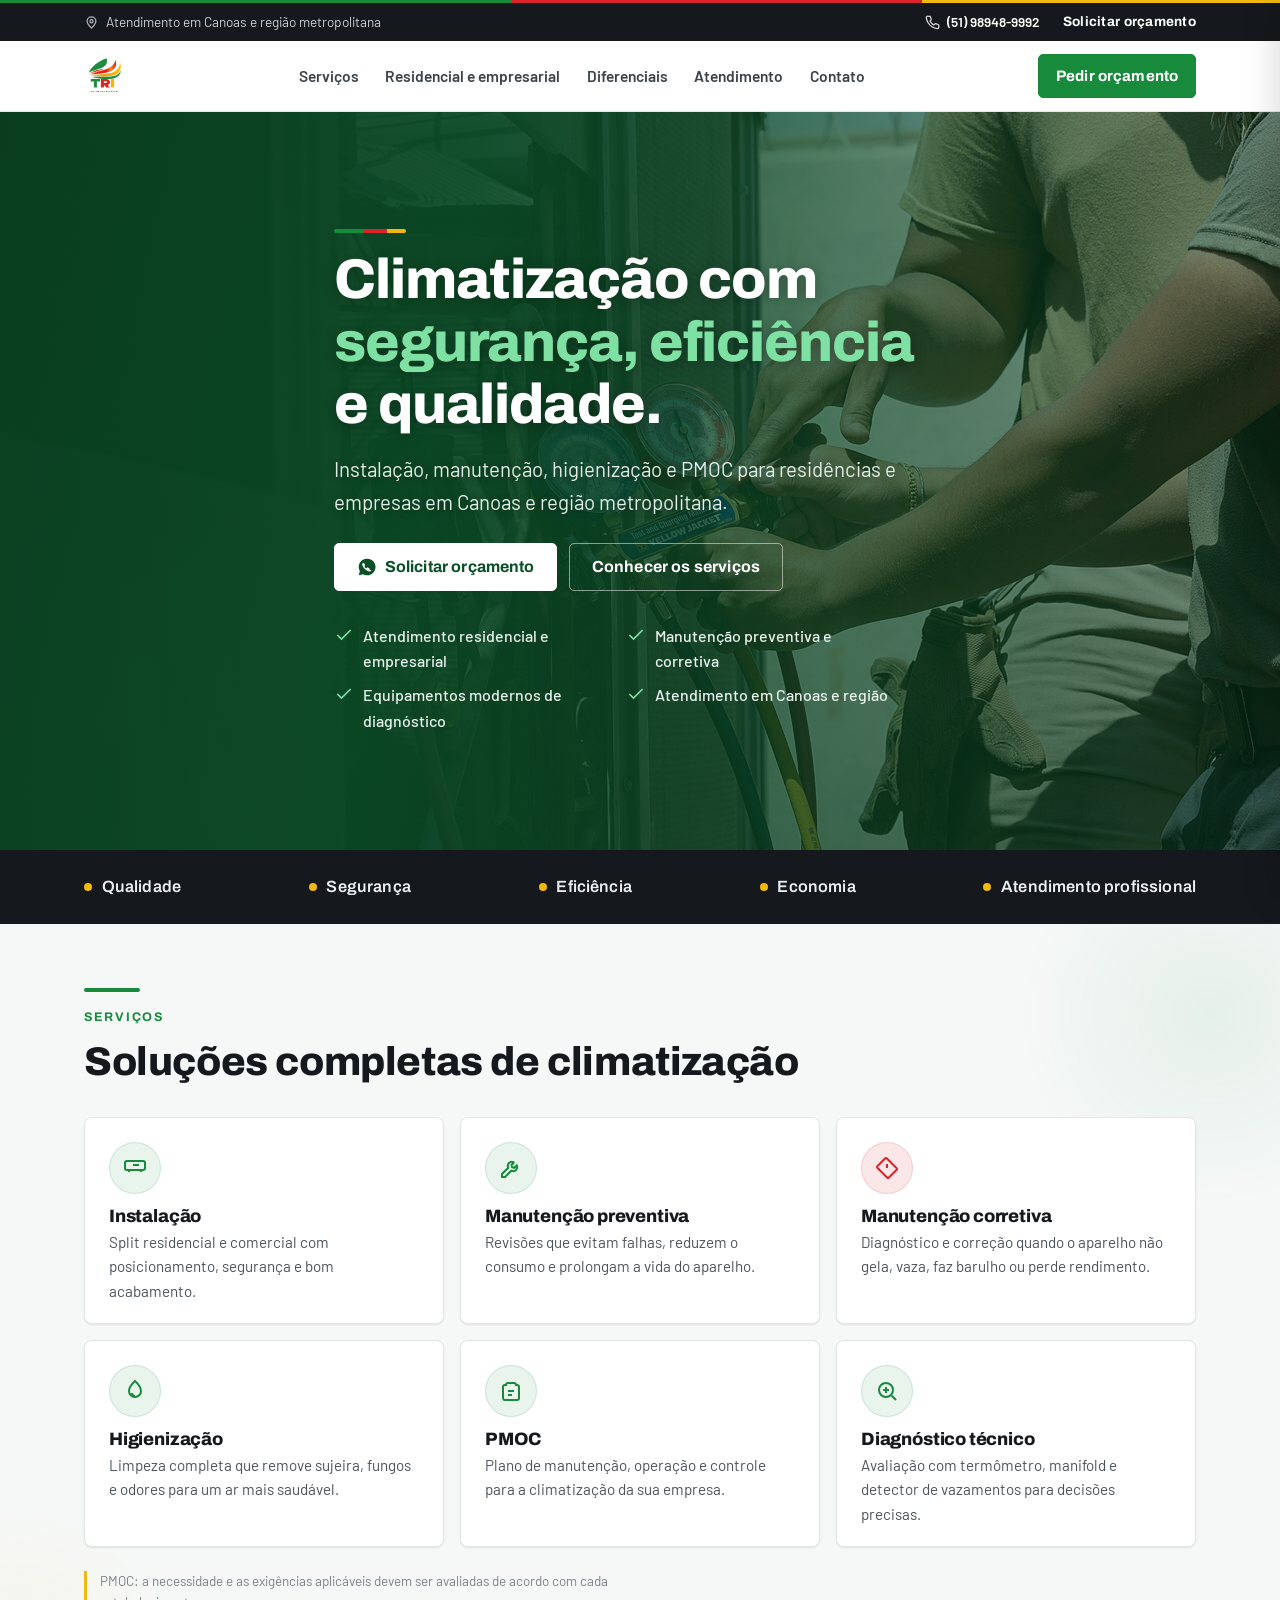
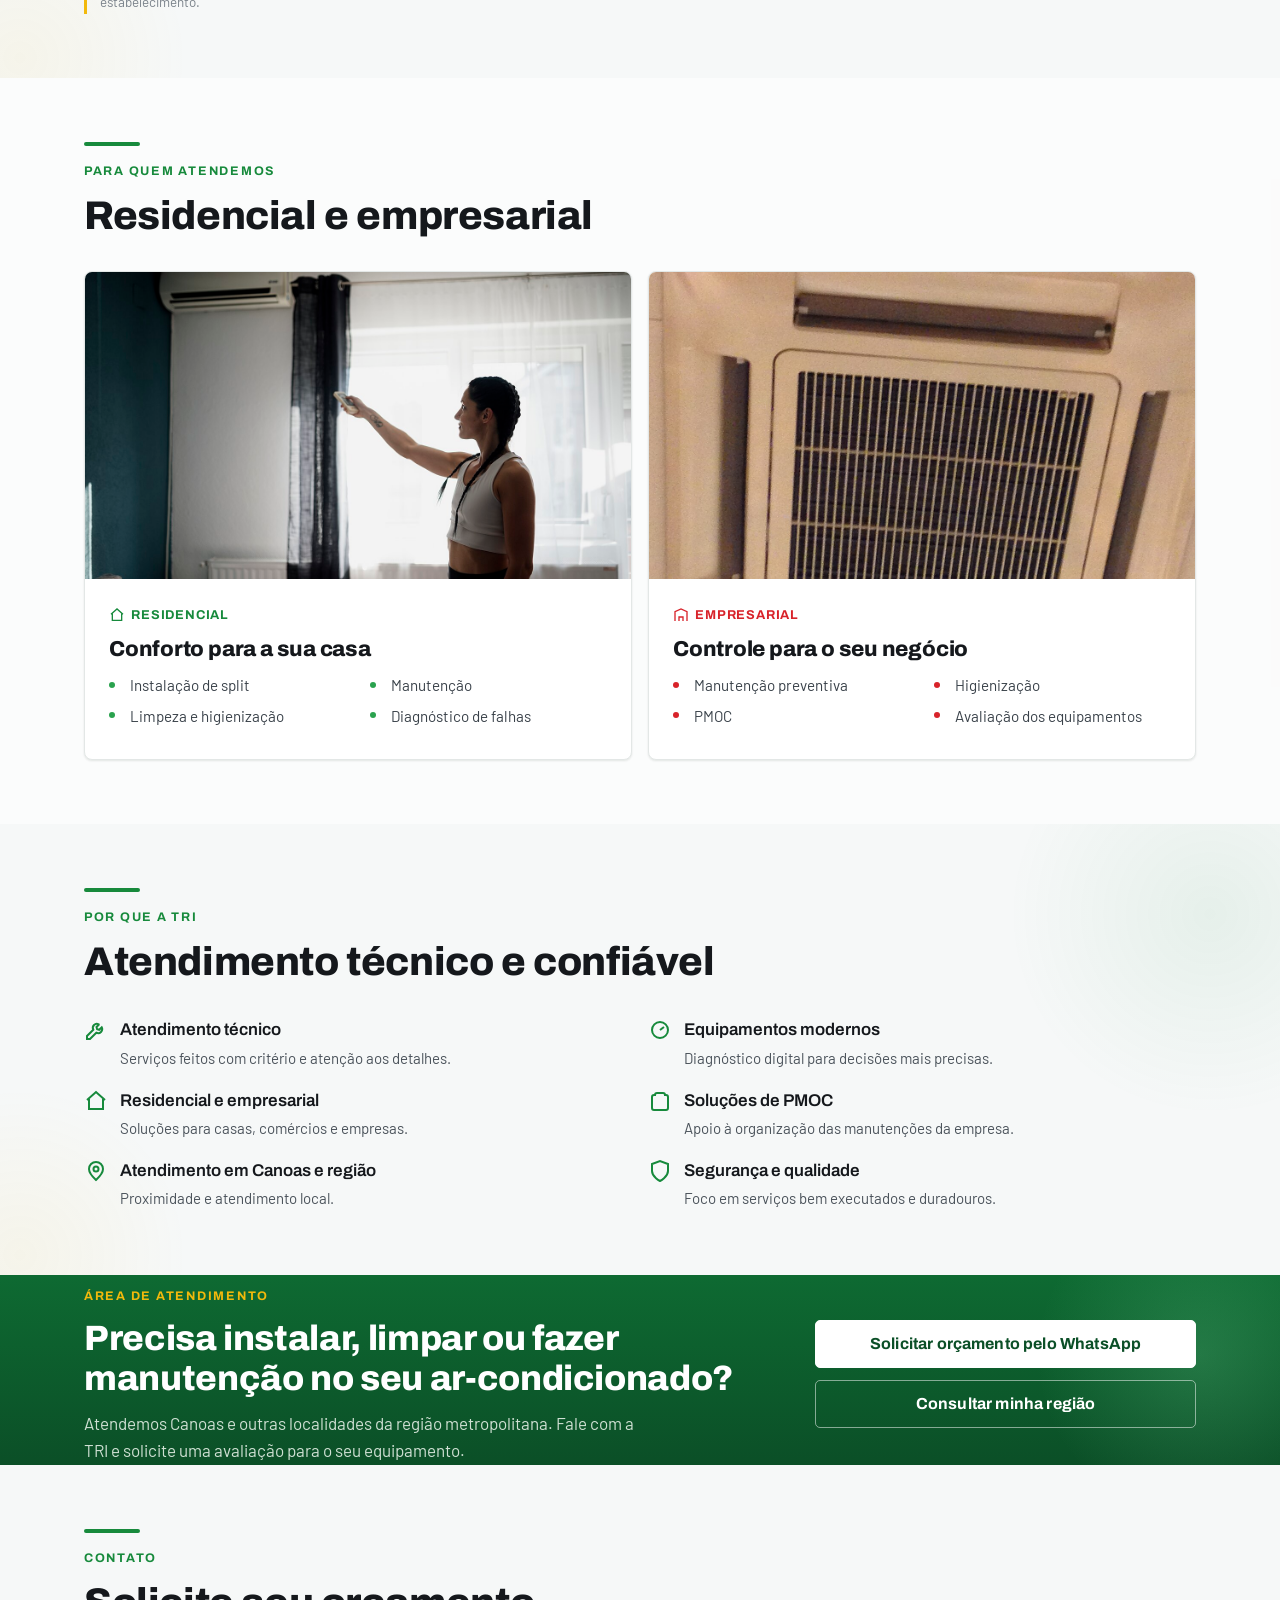
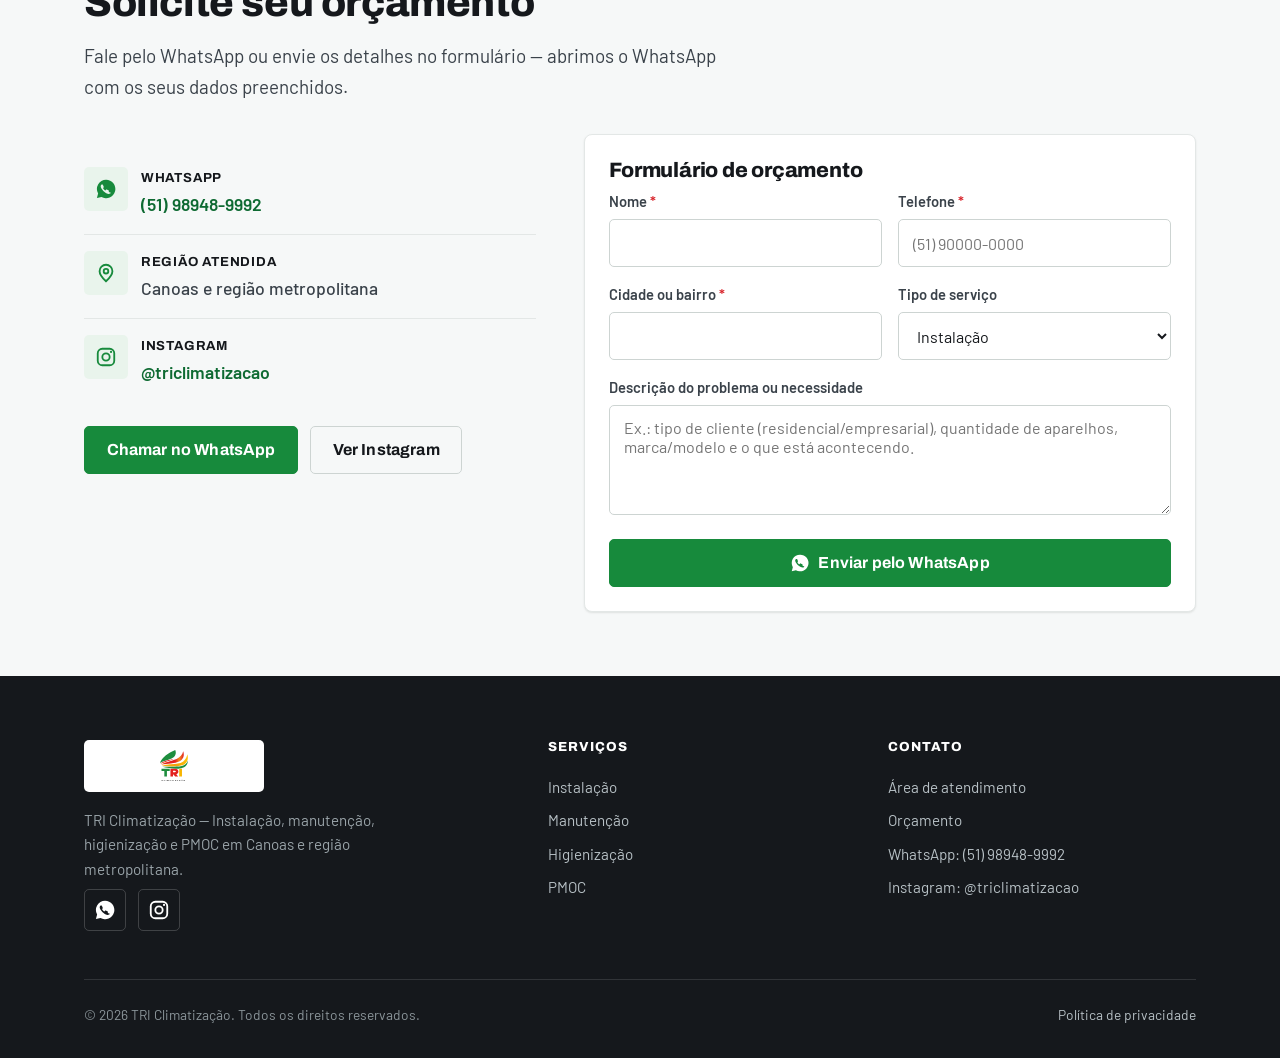
<file: index.html>
<!doctype html>
<html lang="pt-BR">
<head>
<meta charset="utf-8">
<meta name="viewport" content="width=device-width, initial-scale=1">
<title>TRI Climatização | Instalação e Manutenção de Ar-Condicionado em Canoas</title>
<meta name="description" content="Instalação, manutenção, higienização e PMOC de ar-condicionado em Canoas e região metropolitana. Solicite um orçamento com a TRI Climatização.">
<meta name="theme-color" content="#178A3C">
<link rel="canonical" href="https://www.triclimatizacao.com.br/">
<link rel="icon" href="assets/favicon.svg" type="image/svg+xml">
<link rel="apple-touch-icon" href="assets/favicon.svg">
<link rel="manifest" href="site.webmanifest">

<meta property="og:type" content="website">
<meta property="og:locale" content="pt_BR">
<meta property="og:site_name" content="TRI Climatização">
<meta property="og:title" content="TRI Climatização | Ar-Condicionado em Canoas e Região">
<meta property="og:description" content="Instalação, manutenção, higienização e PMOC de ar-condicionado em Canoas e região metropolitana. Solicite um orçamento.">
<meta property="og:url" content="https://www.triclimatizacao.com.br/">
<meta property="og:image" content="https://www.triclimatizacao.com.br/assets/img/hero.jpg">
<meta name="twitter:card" content="summary_large_image">

<link rel="preconnect" href="https://fonts.googleapis.com">
<link rel="preconnect" href="https://fonts.gstatic.com" crossorigin>
<link rel="stylesheet" href="https://fonts.googleapis.com/css2?family=Archivo:wght@600;700;800&family=Barlow:wght@400;500;600&display=swap">
<link rel="stylesheet" href="css/styles.css?v=2">

<script type="application/ld+json">
{
  "@context":"https://schema.org",
  "@type":"HVACBusiness",
  "name":"TRI Climatização",
  "description":"Instalação, manutenção, higienização e PMOC de ar-condicionado para residências e empresas em Canoas e região metropolitana.",
  "url":"https://www.triclimatizacao.com.br/",
  "telephone":"+55-51-98948-9992",
  "image":"https://www.triclimatizacao.com.br/assets/img/hero.jpg",
  "logo":"https://www.triclimatizacao.com.br/assets/logo.svg",
  "areaServed":[
    {"@type":"City","name":"Canoas"},
    {"@type":"AdministrativeArea","name":"Região Metropolitana de Porto Alegre"}
  ],
  "sameAs":["https://www.instagram.com/triclimatizacao"],
  "contactPoint":{"@type":"ContactPoint","telephone":"+55-51-98948-9992","contactType":"customer service","areaServed":"BR","availableLanguage":"Portuguese"},
  "makesOffer":[
    {"@type":"Offer","itemOffered":{"@type":"Service","name":"Instalação de ar-condicionado"}},
    {"@type":"Offer","itemOffered":{"@type":"Service","name":"Manutenção preventiva"}},
    {"@type":"Offer","itemOffered":{"@type":"Service","name":"Manutenção corretiva"}},
    {"@type":"Offer","itemOffered":{"@type":"Service","name":"Higienização de ar-condicionado"}},
    {"@type":"Offer","itemOffered":{"@type":"Service","name":"PMOC"}}
  ]
}
</script>

<!-- Google tag (gtag.js) -->
<script async src="https://www.googletagmanager.com/gtag/js?id=AW-18479508350"></script>
<script>
window.dataLayer = window.dataLayer || [];
function gtag(){dataLayer.push(arguments);}
gtag('js', new Date());
gtag('config', 'AW-18479508350');
</script>
</head>
<body>

<div class="ice-layer" aria-hidden="true"></div>

<a class="skip-link" href="#conteudo" style="position:absolute;left:-999px;top:0;background:#fff;padding:.6rem 1rem;z-index:100" onfocus="this.style.left='8px'" onblur="this.style.left='-999px'">Ir para o conteúdo</a>

<!-- TOP BAR -->
<div class="topbar">
  <div class="wrap">
    <div class="topbar__area">
      <svg class="ico" viewBox="0 0 24 24" fill="none" stroke="currentColor" stroke-width="2" aria-hidden="true"><path d="M12 21s-7-6.5-7-11a7 7 0 1 1 14 0c0 4.5-7 11-7 11Z"/><circle cx="12" cy="10" r="2.5"/></svg>
      <span>Atendimento em Canoas e região metropolitana</span>
    </div>
    <div class="topbar__right">
      <a class="topbar__phone" href="tel:+5551989489992">
        <svg class="ico" viewBox="0 0 24 24" fill="none" stroke="currentColor" stroke-width="2" aria-hidden="true"><path d="M22 16.9v3a2 2 0 0 1-2.2 2 19.8 19.8 0 0 1-8.6-3.1 19.5 19.5 0 0 1-6-6A19.8 19.8 0 0 1 2.1 4.2 2 2 0 0 1 4.1 2h3a2 2 0 0 1 2 1.7c.1.9.4 1.8.7 2.7a2 2 0 0 1-.5 2.1L8.1 9.9a16 16 0 0 0 6 6l1.4-1.3a2 2 0 0 1 2.1-.5c.9.3 1.8.6 2.7.7a2 2 0 0 1 1.7 2Z"/></svg>
        (51) 98948-9992
      </a>
      <a class="topbar__cta" href="https://wa.me/5551989489992?text=Ol%C3%A1!%20Encontrei%20a%20TRI%20Climatiza%C3%A7%C3%A3o%20pelo%20site%20e%20gostaria%20de%20solicitar%20um%20or%C3%A7amento." target="_blank" rel="noopener">Solicitar orçamento</a>
    </div>
  </div>
</div>

<!-- HEADER -->
<header class="header">
  <div class="wrap header__inner">
    <a class="brand" href="#inicio" aria-label="TRI Climatização — página inicial">
      <img src="assets/logo.svg?v=2" alt="TRI Climatização" width="230" height="74">
    </a>
    <nav class="nav" aria-label="Navegação principal">
      <ul>
        <li><a href="#servicos">Serviços</a></li>
        <li><a href="#ambientes">Residencial e empresarial</a></li>
        <li><a href="#diferenciais">Diferenciais</a></li>
        <li><a href="#atendimento">Atendimento</a></li>
        <li><a href="#contato">Contato</a></li>
      </ul>
    </nav>
    <div class="header__actions">
      <a class="btn btn--wa" href="https://wa.me/5551989489992?text=Ol%C3%A1!%20Encontrei%20a%20TRI%20Climatiza%C3%A7%C3%A3o%20pelo%20site%20e%20gostaria%20de%20solicitar%20um%20or%C3%A7amento." target="_blank" rel="noopener">Pedir orçamento</a>
      <button class="menu-toggle" id="menuToggle" aria-label="Abrir menu" aria-expanded="false" aria-controls="mobileNav">
        <svg class="ico ico--open" viewBox="0 0 24 24" fill="none" stroke="currentColor" stroke-width="2" aria-hidden="true"><path d="M3 6h18M3 12h18M3 18h18"/></svg>
        <svg class="ico ico--close" viewBox="0 0 24 24" fill="none" stroke="currentColor" stroke-width="2" aria-hidden="true"><path d="M6 6l12 12M18 6L6 18"/></svg>
      </button>
    </div>
  </div>
</header>

<div class="scrim" id="scrim" hidden></div>
<aside class="mobile-nav" id="mobileNav" aria-label="Menu" data-open="false">
  <div class="mobile-nav__head">
    <img src="assets/logo.svg?v=2" alt="TRI Climatização" width="150" height="48" style="height:40px">
    <button class="menu-toggle" id="menuClose" aria-label="Fechar menu">
      <svg class="ico ico--close" style="display:block" viewBox="0 0 24 24" fill="none" stroke="currentColor" stroke-width="2" aria-hidden="true"><path d="M6 6l12 12M18 6L6 18"/></svg>
    </button>
  </div>
  <nav aria-label="Navegação mobile">
    <a href="#servicos">Serviços</a>
    <a href="#ambientes">Residencial e empresarial</a>
    <a href="#diferenciais">Diferenciais</a>
    <a href="#atendimento">Área de atendimento</a>
    <a href="#contato">Contato</a>
  </nav>
  <a class="btn btn--wa btn--block" href="https://wa.me/5551989489992?text=Ol%C3%A1!%20Encontrei%20a%20TRI%20Climatiza%C3%A7%C3%A3o%20pelo%20site%20e%20gostaria%20de%20solicitar%20um%20or%C3%A7amento." target="_blank" rel="noopener">Pedir orçamento no WhatsApp</a>
</aside>

<main id="conteudo">

<!-- HERO -->
<section class="hero" id="inicio">
  <div class="hero__bg">
    <img src="assets/img/hero.jpg" alt="Técnico realizando diagnóstico de ar-condicionado com manifold digital" width="1280" height="853" fetchpriority="high">
  </div>
  <div class="hero__overlay" aria-hidden="true"></div>
  <div class="wrap hero__content">
    <div class="brand-rule brand-rule--tri"></div>
    <h1 class="hero__title">Climatização com <em>segurança, eficiência</em> e qualidade.</h1>
    <p class="hero__text">Instalação, manutenção, higienização e PMOC para residências e empresas em Canoas e região metropolitana.</p>
    <div class="hero__cta">
      <a class="btn btn--on-dark" href="https://wa.me/5551989489992?text=Ol%C3%A1!%20Encontrei%20a%20TRI%20Climatiza%C3%A7%C3%A3o%20pelo%20site%20e%20gostaria%20de%20solicitar%20um%20or%C3%A7amento." target="_blank" rel="noopener">
        <svg class="ico" viewBox="0 0 24 24" fill="currentColor" aria-hidden="true"><path d="M12 2a10 10 0 0 0-8.6 15l-1.3 4.9 5-1.3A10 10 0 1 0 12 2Zm5.3 14.1c-.2.6-1.3 1.2-1.8 1.2s-1.2.3-3.7-1a12 12 0 0 1-4.6-4.6c-.6-.9-1-1.9-1-2.7 0-.9.5-1.4.7-1.6.2-.2.5-.3.7-.3h.5c.2 0 .4 0 .6.5l.8 1.9c.1.2.1.4 0 .6l-.4.6c-.2.2-.3.4-.1.7.5.9 1.1 1.5 1.8 2 .3.2.6.2.8-.1l.6-.7c.2-.2.4-.2.6-.1l1.8.9c.3.1.5.2.5.4.1.2.1.9-.1 1.4Z"/></svg>
        Solicitar orçamento
      </a>
      <a class="btn btn--ghost-light" href="#servicos">Conhecer os serviços</a>
    </div>
    <ul class="hero__highlights">
      <li><svg class="ico" viewBox="0 0 24 24" fill="none" stroke="currentColor" stroke-width="2" aria-hidden="true"><path d="M20 6 9 17l-5-5"/></svg>Atendimento residencial e empresarial</li>
      <li><svg class="ico" viewBox="0 0 24 24" fill="none" stroke="currentColor" stroke-width="2" aria-hidden="true"><path d="M20 6 9 17l-5-5"/></svg>Manutenção preventiva e corretiva</li>
      <li><svg class="ico" viewBox="0 0 24 24" fill="none" stroke="currentColor" stroke-width="2" aria-hidden="true"><path d="M20 6 9 17l-5-5"/></svg>Equipamentos modernos de diagnóstico</li>
      <li><svg class="ico" viewBox="0 0 24 24" fill="none" stroke="currentColor" stroke-width="2" aria-hidden="true"><path d="M20 6 9 17l-5-5"/></svg>Atendimento em Canoas e região</li>
    </ul>
  </div>
</section>

<!-- FAIXA DE CONFIANÇA -->
<section class="trust" aria-label="Pilares de atendimento">
  <div class="wrap">
    <ul class="trust__list">
      <li><span class="dot"></span>Qualidade</li>
      <li><span class="dot"></span>Segurança</li>
      <li><span class="dot"></span>Eficiência</li>
      <li><span class="dot"></span>Economia</li>
      <li><span class="dot"></span>Atendimento profissional</li>
    </ul>
  </div>
</section>

<!-- SERVIÇOS -->
<section class="section section--deco" id="servicos">
  <div class="wrap">
    <div class="head-block reveal">
      <div class="brand-rule"></div>
      <p class="eyebrow">Serviços</p>
      <h2 class="h2">Soluções completas de climatização</h2>
    </div>
    <div class="services services--compact">
      <article class="svc svc--compact reveal">
        <div class="svc__ico"><svg class="ico" viewBox="0 0 24 24" fill="none" stroke="currentColor" stroke-width="2" aria-hidden="true"><rect x="2" y="5" width="20" height="9" rx="2"/><path d="M6 14v2M18 14v2M6 9h.01M10 9h6"/></svg></div>
        <h3>Instalação</h3>
        <p>Split residencial e comercial com posicionamento, segurança e bom acabamento.</p>
      </article>
      <article class="svc svc--compact reveal">
        <div class="svc__ico"><svg class="ico" viewBox="0 0 24 24" fill="none" stroke="currentColor" stroke-width="2" aria-hidden="true"><path d="M14.7 6.3a4 4 0 0 0-5.4 5.4L3 18v3h3l6.3-6.3a4 4 0 0 0 5.4-5.4l-2.5 2.5-2.1-.6-.6-2.1 2.2-2.3Z"/></svg></div>
        <h3>Manutenção preventiva</h3>
        <p>Revisões que evitam falhas, reduzem o consumo e prolongam a vida do aparelho.</p>
      </article>
      <article class="svc svc--compact svc--alert reveal">
        <div class="svc__ico"><svg class="ico" viewBox="0 0 24 24" fill="none" stroke="currentColor" stroke-width="2" aria-hidden="true"><path d="M10.3 2.3a1 1 0 0 1 1.4 0l10 10a1 1 0 0 1 0 1.4l-8 8a1 1 0 0 1-1.4 0l-10-10a1 1 0 0 1 0-1.4Z"/><path d="M12 8v4M12 16h.01"/></svg></div>
        <h3>Manutenção corretiva</h3>
        <p>Diagnóstico e correção quando o aparelho não gela, vaza, faz barulho ou perde rendimento.</p>
      </article>
      <article class="svc svc--compact reveal">
        <div class="svc__ico"><svg class="ico" viewBox="0 0 24 24" fill="none" stroke="currentColor" stroke-width="2" aria-hidden="true"><path d="M12 2s6 5.5 6 10a6 6 0 0 1-12 0c0-4.5 6-10 6-10Z"/><path d="M9 14a3 3 0 0 0 3 3"/></svg></div>
        <h3>Higienização</h3>
        <p>Limpeza completa que remove sujeira, fungos e odores para um ar mais saudável.</p>
      </article>
      <article class="svc svc--compact reveal">
        <div class="svc__ico"><svg class="ico" viewBox="0 0 24 24" fill="none" stroke="currentColor" stroke-width="2" aria-hidden="true"><path d="M9 4h6a2 2 0 0 1 2 2h1a2 2 0 0 1 2 2v11a2 2 0 0 1-2 2H6a2 2 0 0 1-2-2V8a2 2 0 0 1 2-2h1a2 2 0 0 1 2-2Z"/><path d="M9 12h6M9 16h4"/></svg></div>
        <h3>PMOC</h3>
        <p>Plano de manutenção, operação e controle para a climatização da sua empresa.</p>
      </article>
      <article class="svc svc--compact reveal">
        <div class="svc__ico"><svg class="ico" viewBox="0 0 24 24" fill="none" stroke="currentColor" stroke-width="2" aria-hidden="true"><circle cx="11" cy="11" r="7"/><path d="m21 21-4.3-4.3M11 8v6M8 11h6"/></svg></div>
        <h3>Diagnóstico técnico</h3>
        <p>Avaliação com termômetro, manifold e detector de vazamentos para decisões precisas.</p>
      </article>
    </div>
    <p class="svc-legal reveal">PMOC: a necessidade e as exigências aplicáveis devem ser avaliadas de acordo com cada estabelecimento.</p>
  </div>
</section>

<!-- AMBIENTES: RESIDENCIAL / EMPRESARIAL -->
<section class="section section--alt" id="ambientes">
  <div class="wrap">
    <div class="head-block reveal">
      <div class="brand-rule"></div>
      <p class="eyebrow">Para quem atendemos</p>
      <h2 class="h2">Residencial e empresarial</h2>
    </div>
    <div class="segments">
      <article class="segment reveal">
        <div class="segment__media"><img src="assets/img/residencial.jpg" alt="Ar-condicionado split instalado em ambiente residencial" loading="lazy" width="1280" height="853"></div>
        <div class="segment__body">
          <span class="segment__tag"><svg class="ico" style="width:16px;height:16px" viewBox="0 0 24 24" fill="none" stroke="currentColor" stroke-width="2" aria-hidden="true"><path d="M3 11l9-8 9 8M5 10v10h14V10"/></svg>Residencial</span>
          <h3>Conforto para a sua casa</h3>
          <ul class="segment__list">
            <li>Instalação de split</li>
            <li>Limpeza e higienização</li>
            <li>Manutenção</li>
            <li>Diagnóstico de falhas</li>
          </ul>
        </div>
      </article>
      <article class="segment segment--biz reveal">
        <div class="segment__media"><img src="assets/img/empresarial.jpg" alt="Ar-condicionado tipo cassete instalado em ambiente comercial" loading="lazy" width="1280" height="960"></div>
        <div class="segment__body">
          <span class="segment__tag"><svg class="ico" style="width:16px;height:16px" viewBox="0 0 24 24" fill="none" stroke="currentColor" stroke-width="2" aria-hidden="true"><path d="M3 21V7l9-4 9 4v14M9 21v-6h6v6"/></svg>Empresarial</span>
          <h3>Controle para o seu negócio</h3>
          <ul class="segment__list">
            <li>Manutenção preventiva</li>
            <li>PMOC</li>
            <li>Higienização</li>
            <li>Avaliação dos equipamentos</li>
          </ul>
        </div>
      </article>
    </div>
  </div>
</section>

<!-- DIFERENCIAIS -->
<section class="section section--deco" id="diferenciais">
  <div class="wrap">
    <div class="head-block reveal">
      <div class="brand-rule"></div>
      <p class="eyebrow">Por que a TRI</p>
      <h2 class="h2">Atendimento técnico e confiável</h2>
    </div>
    <div class="diffs reveal">
      <div class="diff"><svg class="ico" viewBox="0 0 24 24" fill="none" stroke="currentColor" stroke-width="2" aria-hidden="true"><path d="M14.7 6.3a4 4 0 0 0-5.4 5.4L3 18v3h3l6.3-6.3a4 4 0 0 0 5.4-5.4l-2.5 2.5-2.1-.6-.6-2.1 2.2-2.3Z"/></svg><div><strong>Atendimento técnico</strong><span>Serviços feitos com critério e atenção aos detalhes.</span></div></div>
      <div class="diff"><svg class="ico" viewBox="0 0 24 24" fill="none" stroke="currentColor" stroke-width="2" aria-hidden="true"><circle cx="12" cy="12" r="8"/><path d="M12 12l4-3"/></svg><div><strong>Equipamentos modernos</strong><span>Diagnóstico digital para decisões mais precisas.</span></div></div>
      <div class="diff"><svg class="ico" viewBox="0 0 24 24" fill="none" stroke="currentColor" stroke-width="2" aria-hidden="true"><path d="M3 11l9-8 9 8M5 10v10h14V10"/></svg><div><strong>Residencial e empresarial</strong><span>Soluções para casas, comércios e empresas.</span></div></div>
      <div class="diff"><svg class="ico" viewBox="0 0 24 24" fill="none" stroke="currentColor" stroke-width="2" aria-hidden="true"><path d="M9 4h6a2 2 0 0 1 2 2h1a2 2 0 0 1 2 2v11a2 2 0 0 1-2 2H6a2 2 0 0 1-2-2V8a2 2 0 0 1 2-2h1a2 2 0 0 1 2-2Z"/></svg><div><strong>Soluções de PMOC</strong><span>Apoio à organização das manutenções da empresa.</span></div></div>
      <div class="diff"><svg class="ico" viewBox="0 0 24 24" fill="none" stroke="currentColor" stroke-width="2" aria-hidden="true"><path d="M12 21s-7-6.5-7-11a7 7 0 1 1 14 0c0 4.5-7 11-7 11Z"/><circle cx="12" cy="10" r="2.5"/></svg><div><strong>Atendimento em Canoas e região</strong><span>Proximidade e atendimento local.</span></div></div>
      <div class="diff"><svg class="ico" viewBox="0 0 24 24" fill="none" stroke="currentColor" stroke-width="2" aria-hidden="true"><path d="M12 22s8-4 8-10V5l-8-3-8 3v7c0 6 8 10 8 10Z"/></svg><div><strong>Segurança e qualidade</strong><span>Foco em serviços bem executados e duradouros.</span></div></div>
    </div>
  </div>
</section>

<!-- CTA + ÁREA DE ATENDIMENTO -->
<section class="section--green cta-band" id="atendimento">
  <div class="wrap cta-band__inner">
    <div>
      <p class="eyebrow">Área de atendimento</p>
      <h2>Precisa instalar, limpar ou fazer manutenção no seu ar-condicionado?</h2>
      <p>Atendemos Canoas e outras localidades da região metropolitana. Fale com a TRI e solicite uma avaliação para o seu equipamento.</p>
    </div>
    <div class="cta-band__actions">
      <a class="btn btn--on-dark btn--block" href="https://wa.me/5551989489992?text=Ol%C3%A1!%20Encontrei%20a%20TRI%20Climatiza%C3%A7%C3%A3o%20pelo%20site%20e%20gostaria%20de%20solicitar%20um%20or%C3%A7amento." target="_blank" rel="noopener">Solicitar orçamento pelo WhatsApp</a>
      <a class="btn btn--ghost-light btn--block" href="#contato">Consultar minha região</a>
    </div>
  </div>
</section>

<!-- CONTATO + FORMULÁRIO -->
<section class="section" id="contato">
  <div class="wrap">
    <div class="head-block reveal">
      <div class="brand-rule"></div>
      <p class="eyebrow">Contato</p>
      <h2 class="h2">Solicite seu orçamento</h2>
      <p class="lead" style="margin-top:var(--sp-4)">Fale pelo WhatsApp ou envie os detalhes no formulário — abrimos o WhatsApp com os seus dados preenchidos.</p>
    </div>

    <div class="contact__grid">
      <div class="contact__info reveal">
        <dl>
          <div class="info-item">
            <div class="ico-wrap"><svg class="ico" viewBox="0 0 24 24" fill="currentColor" aria-hidden="true"><path d="M12 2a10 10 0 0 0-8.6 15l-1.3 4.9 5-1.3A10 10 0 1 0 12 2Zm5.3 14.1c-.2.6-1.3 1.2-1.8 1.2s-1.2.3-3.7-1a12 12 0 0 1-4.6-4.6c-.6-.9-1-1.9-1-2.7 0-.9.5-1.4.7-1.6.2-.2.5-.3.7-.3h.5c.2 0 .4 0 .6.5l.8 1.9c.1.2.1.4 0 .6l-.4.6c-.2.2-.3.4-.1.7.5.9 1.1 1.5 1.8 2 .3.2.6.2.8-.1l.6-.7c.2-.2.4-.2.6-.1l1.8.9c.3.1.5.2.5.4.1.2.1.9-.1 1.4Z"/></svg></div>
            <div><dt>WhatsApp</dt><dd><a href="https://wa.me/5551989489992?text=Ol%C3%A1!%20Encontrei%20a%20TRI%20Climatiza%C3%A7%C3%A3o%20pelo%20site%20e%20gostaria%20de%20solicitar%20um%20or%C3%A7amento." target="_blank" rel="noopener">(51) 98948-9992</a></dd></div>
          </div>
          <div class="info-item">
            <div class="ico-wrap"><svg class="ico" viewBox="0 0 24 24" fill="none" stroke="currentColor" stroke-width="2" aria-hidden="true"><path d="M12 21s-7-6.5-7-11a7 7 0 1 1 14 0c0 4.5-7 11-7 11Z"/><circle cx="12" cy="10" r="2.5"/></svg></div>
            <div><dt>Região atendida</dt><dd>Canoas e região metropolitana</dd></div>
          </div>
          <div class="info-item">
            <div class="ico-wrap"><svg class="ico" viewBox="0 0 24 24" fill="none" stroke="currentColor" stroke-width="2" aria-hidden="true"><rect x="3" y="3" width="18" height="18" rx="5"/><circle cx="12" cy="12" r="4"/><circle cx="17.5" cy="6.5" r="1.2" fill="currentColor" stroke="none"/></svg></div>
            <div><dt>Instagram</dt><dd><a href="https://www.instagram.com/triclimatizacao" target="_blank" rel="noopener">@triclimatizacao</a></dd></div>
          </div>
        </dl>
        <div class="contact__actions">
          <a class="btn btn--wa" href="https://wa.me/5551989489992?text=Ol%C3%A1!%20Encontrei%20a%20TRI%20Climatiza%C3%A7%C3%A3o%20pelo%20site%20e%20gostaria%20de%20solicitar%20um%20or%C3%A7amento." target="_blank" rel="noopener">Chamar no WhatsApp</a>
          <a class="btn btn--ghost" href="https://www.instagram.com/triclimatizacao" target="_blank" rel="noopener">Ver Instagram</a>
        </div>
      </div>

      <form class="form reveal" id="orcamentoForm" novalidate>
        <h3>Formulário de orçamento</h3>
        <div class="field--row">
          <div class="field">
            <label for="nome">Nome <span class="req" aria-hidden="true">*</span></label>
            <input id="nome" name="nome" type="text" autocomplete="name" required>
          </div>
          <div class="field">
            <label for="telefone">Telefone <span class="req" aria-hidden="true">*</span></label>
            <input id="telefone" name="telefone" type="tel" inputmode="tel" autocomplete="tel" placeholder="(51) 90000-0000" required>
          </div>
        </div>
        <div class="field--row">
          <div class="field">
            <label for="local">Cidade ou bairro <span class="req" aria-hidden="true">*</span></label>
            <input id="local" name="local" type="text" autocomplete="address-level2" required>
          </div>
          <div class="field">
            <label for="servico">Tipo de serviço</label>
            <select id="servico" name="servico">
              <option>Instalação</option>
              <option>Manutenção preventiva</option>
              <option>Manutenção corretiva</option>
              <option>Higienização</option>
              <option>PMOC</option>
              <option>Diagnóstico</option>
              <option>Outro</option>
            </select>
          </div>
        </div>
        <div class="field">
          <label for="descricao">Descrição do problema ou necessidade</label>
          <textarea id="descricao" name="descricao" placeholder="Ex.: tipo de cliente (residencial/empresarial), quantidade de aparelhos, marca/modelo e o que está acontecendo."></textarea>
        </div>
        <button class="btn btn--wa btn--block" type="submit">
          <svg class="ico" viewBox="0 0 24 24" fill="currentColor" aria-hidden="true"><path d="M12 2a10 10 0 0 0-8.6 15l-1.3 4.9 5-1.3A10 10 0 1 0 12 2Zm5.3 14.1c-.2.6-1.3 1.2-1.8 1.2s-1.2.3-3.7-1a12 12 0 0 1-4.6-4.6c-.6-.9-1-1.9-1-2.7 0-.9.5-1.4.7-1.6.2-.2.5-.3.7-.3h.5c.2 0 .4 0 .6.5l.8 1.9c.1.2.1.4 0 .6l-.4.6c-.2.2-.3.4-.1.7.5.9 1.1 1.5 1.8 2 .3.2.6.2.8-.1l.6-.7c.2-.2.4-.2.6-.1l1.8.9c.3.1.5.2.5.4.1.2.1.9-.1 1.4Z"/></svg>
          Enviar pelo WhatsApp
        </button>
        <p class="form__status" id="formStatus" role="status" aria-live="polite"></p>
      </form>
    </div>
  </div>
</section>

</main>

<!-- FOOTER -->
<footer class="footer">
  <div class="wrap">
    <div class="footer__grid">
      <div class="footer__brand">
        <img src="assets/logo.svg?v=2" alt="TRI Climatização" width="180" height="58">
        <p>TRI Climatização — Instalação, manutenção, higienização e PMOC em Canoas e região metropolitana.</p>
        <div class="footer__social">
          <a href="https://wa.me/5551989489992" target="_blank" rel="noopener" aria-label="WhatsApp da TRI Climatização"><svg class="ico" viewBox="0 0 24 24" fill="currentColor" aria-hidden="true"><path d="M12 2a10 10 0 0 0-8.6 15l-1.3 4.9 5-1.3A10 10 0 1 0 12 2Zm5.3 14.1c-.2.6-1.3 1.2-1.8 1.2s-1.2.3-3.7-1a12 12 0 0 1-4.6-4.6c-.6-.9-1-1.9-1-2.7 0-.9.5-1.4.7-1.6.2-.2.5-.3.7-.3h.5c.2 0 .4 0 .6.5l.8 1.9c.1.2.1.4 0 .6l-.4.6c-.2.2-.3.4-.1.7.5.9 1.1 1.5 1.8 2 .3.2.6.2.8-.1l.6-.7c.2-.2.4-.2.6-.1l1.8.9c.3.1.5.2.5.4.1.2.1.9-.1 1.4Z"/></svg></a>
          <a href="https://www.instagram.com/triclimatizacao" target="_blank" rel="noopener" aria-label="Instagram da TRI Climatização"><svg class="ico" viewBox="0 0 24 24" fill="none" stroke="currentColor" stroke-width="2" aria-hidden="true"><rect x="3" y="3" width="18" height="18" rx="5"/><circle cx="12" cy="12" r="4"/><circle cx="17.5" cy="6.5" r="1.2" fill="currentColor" stroke="none"/></svg></a>
        </div>
      </div>
      <div class="footer__col">
        <h4>Serviços</h4>
        <a href="#servicos">Instalação</a>
        <a href="#servicos">Manutenção</a>
        <a href="#servicos">Higienização</a>
        <a href="#servicos">PMOC</a>
      </div>
      <div class="footer__col">
        <h4>Contato</h4>
        <a href="#atendimento">Área de atendimento</a>
        <a href="#contato">Orçamento</a>
        <a href="https://wa.me/5551989489992" target="_blank" rel="noopener">WhatsApp: (51) 98948-9992</a>
        <a href="https://www.instagram.com/triclimatizacao" target="_blank" rel="noopener">Instagram: @triclimatizacao</a>
      </div>
    </div>
    <div class="footer__bottom">
      <span>© <span id="ano">2026</span> TRI Climatização. Todos os direitos reservados.</span>
      <a href="politica-de-privacidade.html">Política de privacidade</a>
    </div>
  </div>
</footer>

<!-- MOBILE STICKY BAR -->
<nav class="mobilebar" aria-label="Ações rápidas">
  <a href="#servicos">
    <svg class="ico" viewBox="0 0 24 24" fill="none" stroke="currentColor" stroke-width="2" aria-hidden="true"><rect x="3" y="4" width="18" height="7" rx="2"/><path d="M7 11v3M17 11v3"/></svg>
    Serviços
  </a>
  <a href="#contato">
    <svg class="ico" viewBox="0 0 24 24" fill="none" stroke="currentColor" stroke-width="2" aria-hidden="true"><path d="M4 5h16v12H7l-3 3V5Z"/></svg>
    Orçamento
  </a>
  <a class="is-primary" href="https://wa.me/5551989489992?text=Ol%C3%A1!%20Encontrei%20a%20TRI%20Climatiza%C3%A7%C3%A3o%20pelo%20site%20e%20gostaria%20de%20solicitar%20um%20or%C3%A7amento." target="_blank" rel="noopener">
    <svg class="ico" viewBox="0 0 24 24" fill="currentColor" aria-hidden="true"><path d="M12 2a10 10 0 0 0-8.6 15l-1.3 4.9 5-1.3A10 10 0 1 0 12 2Zm5.3 14.1c-.2.6-1.3 1.2-1.8 1.2s-1.2.3-3.7-1a12 12 0 0 1-4.6-4.6c-.6-.9-1-1.9-1-2.7 0-.9.5-1.4.7-1.6.2-.2.5-.3.7-.3h.5c.2 0 .4 0 .6.5l.8 1.9c.1.2.1.4 0 .6l-.4.6c-.2.2-.3.4-.1.7.5.9 1.1 1.5 1.8 2 .3.2.6.2.8-.1l.6-.7c.2-.2.4-.2.6-.1l1.8.9c.3.1.5.2.5.4.1.2.1.9-.1 1.4Z"/></svg>
    WhatsApp
  </a>
</nav>

<script src="js/main.js" defer></script>
</body>
</html>
</file>
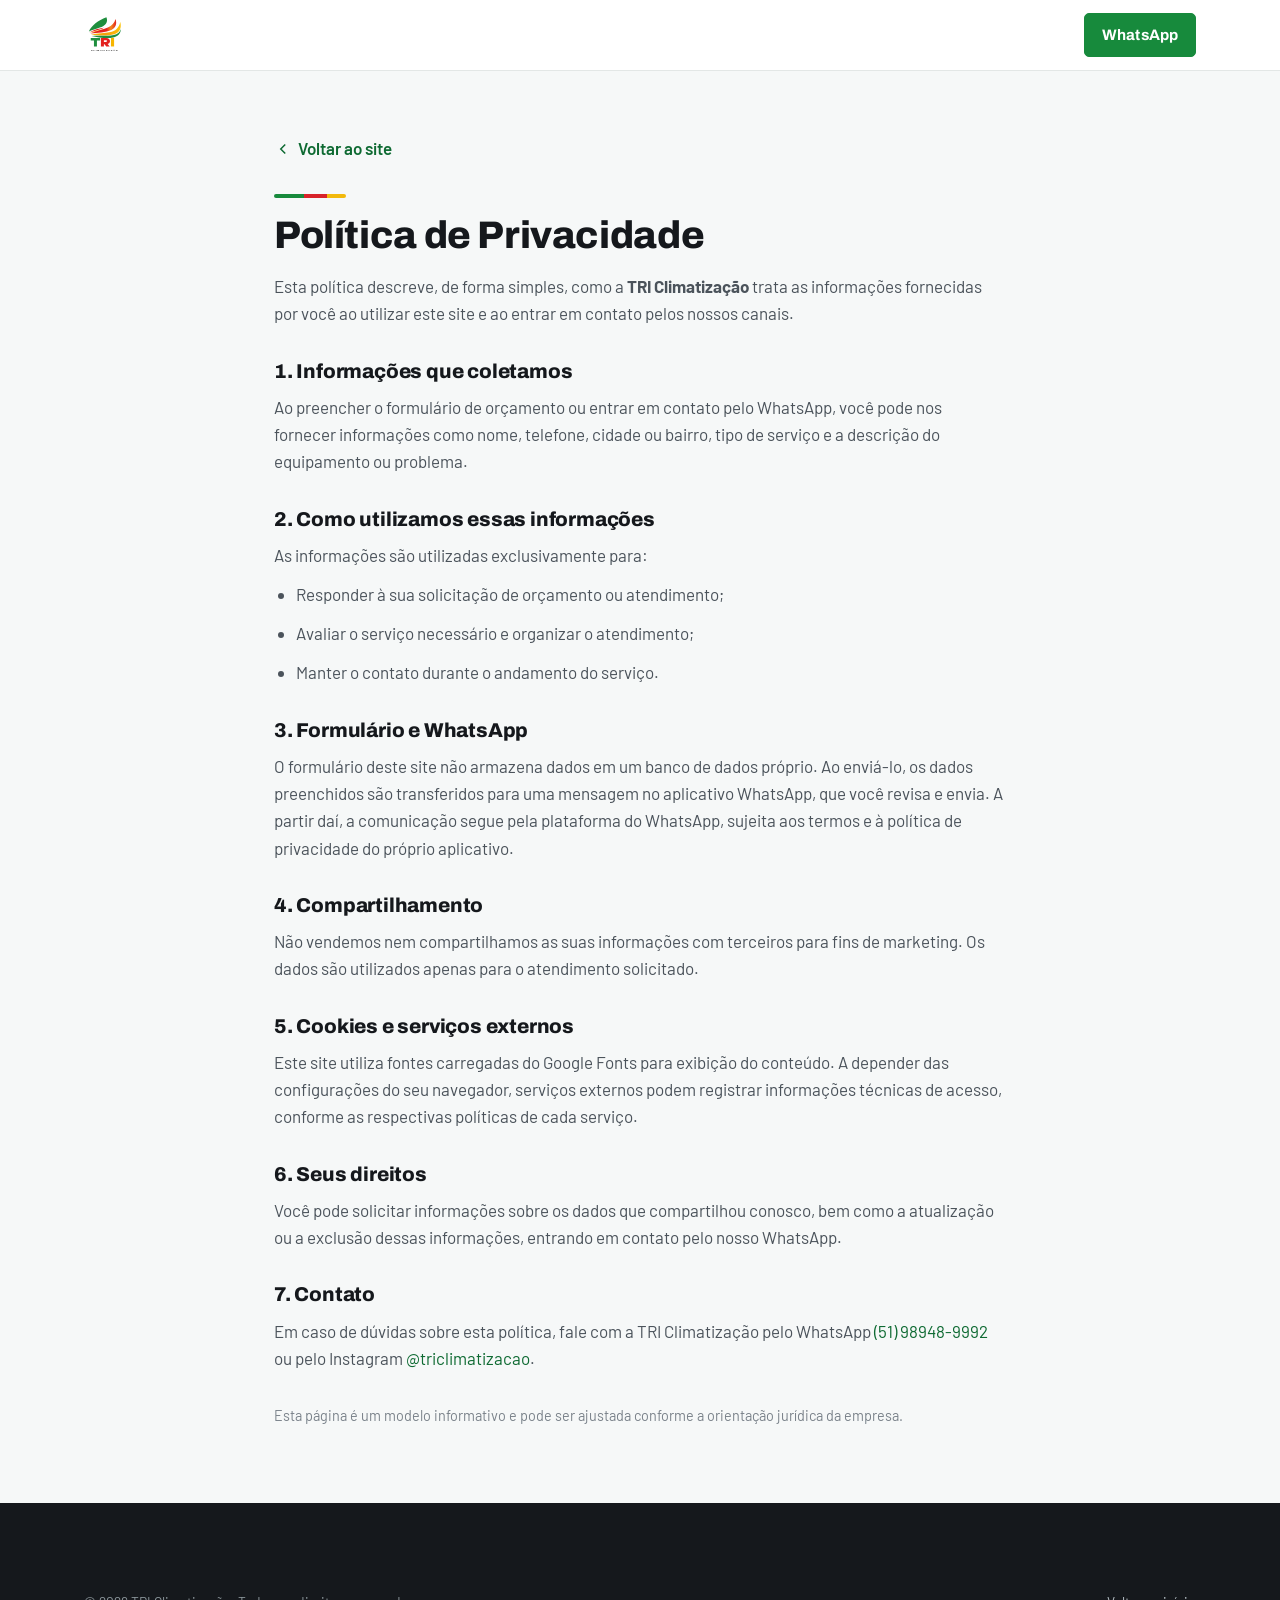
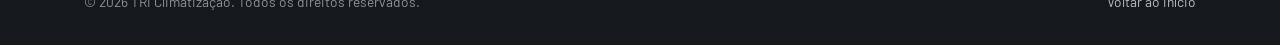
<file: politica-de-privacidade.html>
<!doctype html>
<html lang="pt-BR">
<head>
<meta charset="utf-8">
<meta name="viewport" content="width=device-width, initial-scale=1">
<title>Política de Privacidade | TRI Climatização</title>
<meta name="description" content="Política de privacidade da TRI Climatização — como tratamos as informações enviadas por meio do site e do WhatsApp.">
<meta name="robots" content="index, follow">
<link rel="canonical" href="https://www.triclimatizacao.com.br/politica-de-privacidade.html">
<link rel="icon" href="assets/favicon.svg" type="image/svg+xml">
<link rel="preconnect" href="https://fonts.googleapis.com">
<link rel="preconnect" href="https://fonts.gstatic.com" crossorigin>
<link rel="stylesheet" href="https://fonts.googleapis.com/css2?family=Archivo:wght@600;700;800&family=Barlow:wght@400;500;600&display=swap">
<link rel="stylesheet" href="css/styles.css?v=2">
<style>
  .legal{max-width:780px;margin-inline:auto}
  .legal h1{font-size:clamp(1.8rem,5vw,2.4rem);margin-bottom:var(--sp-4)}
  .legal h2{font-size:1.25rem;margin:var(--sp-8) 0 var(--sp-3)}
  .legal p,.legal li{color:var(--body);margin-bottom:var(--sp-3)}
  .legal ul{list-style:disc;padding-left:1.4rem}
  .legal a.back{display:inline-flex;align-items:center;gap:.4rem;margin-bottom:var(--sp-8);font-weight:600}
</style>
<!-- Google tag (gtag.js) -->
<script async src="https://www.googletagmanager.com/gtag/js?id=AW-18479508350"></script>
<script>
  window.dataLayer = window.dataLayer || [];
  function gtag(){dataLayer.push(arguments);}
  gtag('js', new Date());
  gtag('config', 'AW-18479508350');
</script>
</head>
<body>
<header class="header">
  <div class="wrap header__inner">
    <a class="brand" href="index.html" aria-label="TRI Climatização — início"><img src="assets/logo.svg?v=2" alt="TRI Climatização" width="230" height="74"></a>
    <div class="header__actions">
      <a class="btn btn--wa" href="https://wa.me/5551989489992" target="_blank" rel="noopener">WhatsApp</a>
    </div>
  </div>
</header>

<main class="section">
  <div class="wrap legal">
    <a class="back" href="index.html"><svg class="ico" style="width:18px;height:18px" viewBox="0 0 24 24" fill="none" stroke="currentColor" stroke-width="2" aria-hidden="true"><path d="m15 18-6-6 6-6"/></svg> Voltar ao site</a>
    <div class="brand-rule brand-rule--tri"></div>
    <h1>Política de Privacidade</h1>
    <p>Esta política descreve, de forma simples, como a <strong>TRI Climatização</strong> trata as informações fornecidas por você ao utilizar este site e ao entrar em contato pelos nossos canais.</p>

    <h2>1. Informações que coletamos</h2>
    <p>Ao preencher o formulário de orçamento ou entrar em contato pelo WhatsApp, você pode nos fornecer informações como nome, telefone, cidade ou bairro, tipo de serviço e a descrição do equipamento ou problema.</p>

    <h2>2. Como utilizamos essas informações</h2>
    <p>As informações são utilizadas exclusivamente para:</p>
    <ul>
      <li>Responder à sua solicitação de orçamento ou atendimento;</li>
      <li>Avaliar o serviço necessário e organizar o atendimento;</li>
      <li>Manter o contato durante o andamento do serviço.</li>
    </ul>

    <h2>3. Formulário e WhatsApp</h2>
    <p>O formulário deste site não armazena dados em um banco de dados próprio. Ao enviá-lo, os dados preenchidos são transferidos para uma mensagem no aplicativo WhatsApp, que você revisa e envia. A partir daí, a comunicação segue pela plataforma do WhatsApp, sujeita aos termos e à política de privacidade do próprio aplicativo.</p>

    <h2>4. Compartilhamento</h2>
    <p>Não vendemos nem compartilhamos as suas informações com terceiros para fins de marketing. Os dados são utilizados apenas para o atendimento solicitado.</p>

    <h2>5. Cookies e serviços externos</h2>
    <p>Este site utiliza fontes carregadas do Google Fonts para exibição do conteúdo. A depender das configurações do seu navegador, serviços externos podem registrar informações técnicas de acesso, conforme as respectivas políticas de cada serviço.</p>

    <h2>6. Seus direitos</h2>
    <p>Você pode solicitar informações sobre os dados que compartilhou conosco, bem como a atualização ou a exclusão dessas informações, entrando em contato pelo nosso WhatsApp.</p>

    <h2>7. Contato</h2>
    <p>Em caso de dúvidas sobre esta política, fale com a TRI Climatização pelo WhatsApp <a href="https://wa.me/5551989489992" target="_blank" rel="noopener">(51) 98948-9992</a> ou pelo Instagram <a href="https://www.instagram.com/triclimatizacao" target="_blank" rel="noopener">@triclimatizacao</a>.</p>

    <p style="margin-top:var(--sp-8);color:var(--muted);font-size:.9rem">Esta página é um modelo informativo e pode ser ajustada conforme a orientação jurídica da empresa.</p>
  </div>
</main>

<footer class="footer">
  <div class="wrap">
    <div class="footer__bottom" style="border-top:0;margin-top:0">
      <span>© <span id="ano">2026</span> TRI Climatização. Todos os direitos reservados.</span>
      <a href="index.html">Voltar ao início</a>
    </div>
  </div>
</footer>
<script>document.getElementById("ano").textContent=new Date().getFullYear();</script>
</body>
</html>
</file>
<file: css/styles.css>
/* ============================================================
   TRI Climatização — Design System
   Institucional • técnico • local
   ============================================================ */

/* ---------- Tokens ---------- */
:root{
  /* Brand */
  --green-900:#0B4F27;
  --green-800:#0E6A32;
  --green-700:#178A3C;   /* institucional principal */
  --green-600:#2AA24E;
  --green-050:#E9F4EC;
  --red-600:#D8232A;     /* alertas / corretiva */
  --red-700:#B41C22;
  --yellow-500:#F2B90C;  /* atenção / detalhes */
  --yellow-050:#FDF4D6;

  /* Neutros */
  --ink:#15181C;         /* títulos */
  --ink-soft:#3A424A;    /* texto forte */
  --body:#4B535B;        /* corpo */
  --muted:#7A828A;
  --line:#E3E7E6;
  --line-strong:#CDD4D2;
  --surface:#FFFFFF;
  --surface-2:#F4F6F5;   /* fundo secundário */
  --surface-3:#EEF2F0;

  /* Tipografia */
  --font-head:"Archivo","Arial Narrow",Arial,sans-serif;
  --font-body:"Barlow",-apple-system,Segoe UI,Roboto,Arial,sans-serif;

  /* Espaçamento */
  --sp-1:.25rem; --sp-2:.5rem; --sp-3:.75rem; --sp-4:1rem;
  --sp-6:1.5rem; --sp-8:2rem; --sp-12:3rem; --sp-16:4rem; --sp-20:5rem;

  --wrap:1160px;
  --radius:8px;
  --radius-sm:5px;
  --shadow-sm:0 1px 2px rgba(20,30,25,.06),0 1px 3px rgba(20,30,25,.05);
  --shadow-md:0 6px 18px rgba(20,40,28,.08),0 2px 6px rgba(20,40,28,.06);
  --topbar-h:38px;
  --header-h:70px;
}

/* ---------- Reset ---------- */
*,*::before,*::after{box-sizing:border-box}
html{-webkit-text-size-adjust:100%;scroll-behavior:smooth;scroll-padding-top:calc(var(--header-h) + 12px)}
@media (prefers-reduced-motion:reduce){html{scroll-behavior:auto}}
body{
  margin:0;font-family:var(--font-body);color:var(--body);
  background:#F6F8F8;font-size:1.0625rem;line-height:1.6;
  -webkit-font-smoothing:antialiased;text-rendering:optimizeLegibility;
  overflow-x:hidden;
}

/* Efeito de gelo — intensifica conforme rola (--ice: 0..1, definido no JS) */
.ice-layer{
  position:fixed;inset:0;z-index:-1;pointer-events:none;
  opacity:var(--ice,0);will-change:opacity;
  background:
    url("../assets/img/frost.svg") repeat,
    linear-gradient(180deg,#EEF6F9 0%,#DCEEF6 52%,#C7E4F1 100%);
  background-size:220px 220px, cover;
}
@media (prefers-reduced-motion:reduce){
  .ice-layer{opacity:.32;transition:none}
}
img,svg{max-width:100%;display:block}
img{height:auto}
a{color:var(--green-800);text-decoration:none}
a:hover{text-decoration:underline}
h1,h2,h3,h4{font-family:var(--font-head);color:var(--ink);line-height:1.12;margin:0;font-weight:800;letter-spacing:-.01em}
p{margin:0}
ul{margin:0;padding:0;list-style:none}
button{font-family:inherit}

/* ---------- Layout helpers ---------- */
.wrap{width:100%;max-width:var(--wrap);margin-inline:auto;padding-inline:var(--sp-6)}
.section{padding-block:var(--sp-16)}
.section--tight{padding-block:var(--sp-12)}
.section--alt{background:rgba(255,255,255,.55)}
.section--ink{background:var(--ink);color:#D8DEE2}
.section--green{background:linear-gradient(180deg,var(--green-800),var(--green-900));color:#EAF3EC}
.section--deco{position:relative;overflow:hidden}
.section--deco::before{content:"";position:absolute;right:-140px;top:-120px;width:420px;height:420px;border-radius:50%;
  background:radial-gradient(circle,rgba(23,138,60,.07),transparent 68%);pointer-events:none;z-index:0}
.section--deco::after{content:"";position:absolute;left:-160px;bottom:-160px;width:360px;height:360px;border-radius:50%;
  background:radial-gradient(circle,rgba(242,185,12,.06),transparent 66%);pointer-events:none;z-index:0}
.section--deco .wrap{position:relative;z-index:1}
.eyebrow{
  font-family:var(--font-head);font-weight:700;font-size:.78rem;letter-spacing:.14em;
  text-transform:uppercase;color:var(--green-700);margin:0 0 var(--sp-3)
}
.section--ink .eyebrow,.section--green .eyebrow{color:var(--yellow-500)}
.h2{font-size:clamp(1.7rem,4.6vw,2.5rem)}
.h3{font-size:clamp(1.15rem,2.4vw,1.35rem);font-weight:700}
.lead{font-size:clamp(1.02rem,2.2vw,1.18rem);color:var(--ink-soft);max-width:60ch}
.section--ink .lead,.section--green .lead{color:#C9D3CC}
.head-block{max-width:720px;margin-bottom:var(--sp-8)}
.center{text-align:center;margin-inline:auto}

/* Curva de marca (grafismo discreto) */
.brand-rule{height:4px;width:56px;border-radius:4px;background:var(--green-700);margin-bottom:var(--sp-4)}
.brand-rule--tri{
  width:72px;background:linear-gradient(90deg,var(--green-700) 0 42%,var(--red-600) 42% 74%,var(--yellow-500) 74% 100%)
}

/* ---------- Buttons ---------- */
.btn{
  --bg:var(--green-700);--fg:#fff;--bd:var(--green-700);
  display:inline-flex;align-items:center;justify-content:center;gap:.5rem;
  font-family:var(--font-head);font-weight:700;font-size:1rem;letter-spacing:.01em;
  padding:.82rem 1.35rem;border-radius:var(--radius-sm);border:1.5px solid var(--bd);
  background:var(--bg);color:var(--fg);cursor:pointer;text-decoration:none;
  min-height:48px;transition:background .18s ease,transform .12s ease,box-shadow .18s ease;
  line-height:1.1;text-align:center;
}
.btn:hover{background:var(--green-800);border-color:var(--green-800);text-decoration:none;box-shadow:var(--shadow-md)}
.btn:active{transform:translateY(1px)}
.btn--ghost{--bg:transparent;--fg:var(--ink);--bd:var(--line-strong)}
.btn--ghost:hover{--bg:var(--surface-2);background:var(--surface-2);border-color:var(--line-strong)}
.btn--on-dark{--bg:#fff;--fg:var(--green-900);--bd:#fff}
.btn--on-dark:hover{background:#EDF3EE;border-color:#EDF3EE}
.btn--ghost-light{--bg:transparent;--fg:#fff;--bd:rgba(255,255,255,.5)}
.btn--ghost-light:hover{background:rgba(255,255,255,.12);border-color:#fff}
.btn--wa{--bg:var(--green-700);--fg:#fff;--bd:var(--green-700)}
.btn--block{width:100%}
.btn .ico{width:20px;height:20px;flex:none}

:where(a,button,input,textarea,select):focus-visible{
  outline:3px solid var(--yellow-500);outline-offset:2px;border-radius:4px
}

/* ============================================================
   Top bar
   ============================================================ */
.topbar{background:var(--ink);color:#C9D1D3;font-size:.85rem;border-top:3px solid transparent;border-image:linear-gradient(90deg,var(--green-700) 0 40%,var(--red-600) 40% 72%,var(--yellow-500) 72% 100%) 1}
.topbar .wrap{display:flex;align-items:center;justify-content:space-between;gap:var(--sp-4);min-height:var(--topbar-h)}
.topbar__area{display:flex;align-items:center;gap:.45rem}
.topbar__right{display:flex;align-items:center;gap:var(--sp-6)}
.topbar a{color:#fff}
.topbar__phone{display:inline-flex;align-items:center;gap:.4rem;font-weight:600}
.topbar__cta{color:var(--yellow-500);font-weight:700;font-family:var(--font-head);letter-spacing:.02em}
.topbar .ico{width:15px;height:15px;opacity:.85}
@media (max-width:720px){
  .topbar__area{display:none}
  .topbar .wrap{justify-content:center}
  .topbar__right{gap:var(--sp-4)}
}

/* ============================================================
   Header
   ============================================================ */
.header{position:sticky;top:0;z-index:50;background:rgba(255,255,255,.96);backdrop-filter:saturate(1.1) blur(6px);border-bottom:1px solid var(--line)}
.header__inner{display:flex;align-items:center;justify-content:space-between;gap:var(--sp-6);min-height:var(--header-h)}
.brand{display:inline-flex;align-items:center}
.brand img{height:44px;width:auto}
.nav{display:none}
.nav ul{display:flex;align-items:center;gap:var(--sp-1)}
.nav a{
  display:inline-block;padding:.5rem .7rem;color:var(--ink-soft);font-weight:600;
  font-size:.97rem;border-radius:var(--radius-sm)
}
.nav a:hover{color:var(--green-800);background:var(--surface-2);text-decoration:none}
.header__actions{display:flex;align-items:center;gap:var(--sp-3)}
.header__actions .btn{padding:.62rem 1.05rem;min-height:44px;font-size:.95rem}
.menu-toggle{
  display:inline-flex;align-items:center;justify-content:center;width:46px;height:46px;
  border:1.5px solid var(--line-strong);background:#fff;border-radius:var(--radius-sm);cursor:pointer
}
.menu-toggle .ico{width:24px;height:24px;color:var(--ink)}
.menu-toggle .ico--close{display:none}
.menu-toggle[aria-expanded="true"] .ico--open{display:none}
.menu-toggle[aria-expanded="true"] .ico--close{display:block}

/* Mobile drawer */
.mobile-nav{
  position:fixed;inset:0 0 0 auto;width:min(84vw,340px);background:#fff;z-index:60;
  transform:translateX(100%);transition:transform .25s ease;box-shadow:-8px 0 30px rgba(0,0,0,.12);
  display:flex;flex-direction:column;padding:var(--sp-6);overflow-y:auto
}
.mobile-nav[data-open="true"]{transform:translateX(0)}
.mobile-nav__head{display:flex;align-items:center;justify-content:space-between;margin-bottom:var(--sp-4)}
.mobile-nav nav{display:grid;grid-template-columns:minmax(0,1fr);gap:2px;width:100%}
.mobile-nav nav a{
  display:flex;align-items:center;justify-content:space-between;width:100%;min-height:52px;
  padding:.85rem .65rem;font-family:var(--font-head);font-weight:600;font-size:1.1rem;
  color:var(--ink);border-bottom:1px solid var(--line);border-radius:var(--radius-sm)
}
.mobile-nav nav a::after{content:"›";font-size:1.4rem;line-height:1;color:var(--ink-soft)}
.mobile-nav nav a:hover,.mobile-nav nav a:active{color:var(--green-700);background:var(--surface-2);text-decoration:none}
.mobile-nav .btn{margin-top:var(--sp-6)}
.scrim{position:fixed;inset:0;background:rgba(15,20,18,.5);z-index:55;opacity:0;visibility:hidden;transition:opacity .25s ease}
.scrim[data-open="true"]{opacity:1;visibility:visible}
@media (prefers-reduced-motion:reduce){.mobile-nav,.scrim{transition:none}}

@media (min-width:1000px){
  .nav{display:block}
  .menu-toggle{display:none}
}

/* ============================================================
   Hero (imagem cheia + overlay de marca)
   ============================================================ */
.hero{position:relative;overflow:hidden;background:var(--green-900);display:flex;align-items:center;min-height:clamp(540px,82vh,760px)}
.hero__bg{position:absolute;inset:0;z-index:0}
.hero__bg img{width:100%;height:100%;object-fit:cover;object-position:72% center}
.hero__overlay{position:absolute;inset:0;z-index:1;background:
  linear-gradient(102deg, rgba(9,63,31,.97) 0%, rgba(11,74,37,.92) 34%, rgba(12,78,40,.55) 62%, rgba(12,78,40,.18) 100%),
  linear-gradient(180deg, rgba(6,40,20,.25), rgba(6,40,20,.55))}
.hero__content{position:relative;z-index:2;color:#fff;max-width:660px;padding-block:var(--sp-16)}
.hero__title{font-size:clamp(2.1rem,6.4vw,3.5rem);color:#fff;letter-spacing:-.02em;text-shadow:0 2px 14px rgba(0,0,0,.28)}
.hero__title em{font-style:normal;color:#7FE0A4}
.hero__text{margin-top:var(--sp-4);font-size:clamp(1.05rem,2.4vw,1.28rem);color:#E4EFE7;max-width:52ch;text-shadow:0 1px 8px rgba(0,0,0,.25)}
.hero__cta{display:flex;flex-wrap:wrap;gap:var(--sp-3);margin-top:var(--sp-6)}
.hero__highlights{display:grid;grid-template-columns:1fr;gap:var(--sp-2) var(--sp-6);margin-top:var(--sp-8);max-width:560px}
.hero__highlights li{display:flex;gap:.55rem;align-items:flex-start;font-size:1rem;color:#EAF3EC;font-weight:500}
.hero__highlights .ico{width:20px;height:20px;color:#7FE0A4;flex:none;margin-top:2px}
@media (min-width:560px){.hero__highlights{grid-template-columns:1fr 1fr}}
@media (min-width:900px){.hero__content{padding-block:var(--sp-20)}}

/* ---------- Faixa de confiança ---------- */
.trust{background:var(--ink);color:#EAEFF1}
.trust__list{display:flex;flex-wrap:wrap;gap:var(--sp-3) var(--sp-8);align-items:center;justify-content:space-between;padding-block:var(--sp-6)}
.trust__list li{display:flex;align-items:center;gap:.6rem;font-family:var(--font-head);font-weight:600;font-size:1.02rem;letter-spacing:.01em}
.trust__list .dot{width:8px;height:8px;border-radius:50%;background:var(--yellow-500);flex:none}
@media (max-width:640px){
  .trust__list{gap:var(--sp-3) var(--sp-6)}
  .trust__list li{font-size:.92rem}
}

/* ============================================================
   Sobre
   ============================================================ */
.about__grid{display:grid;gap:var(--sp-8);grid-template-columns:1fr}
.about__media .frame{border-radius:var(--radius);overflow:hidden;aspect-ratio:4/3;border:1px solid var(--line);box-shadow:var(--shadow-sm);background:var(--surface-2)}
.about__media img{width:100%;height:100%;object-fit:cover}
.about__cols{display:grid;grid-template-columns:1fr;gap:var(--sp-4);margin:var(--sp-6) 0}
.about__cols .item{padding-left:var(--sp-4);border-left:3px solid var(--green-050)}
.about__cols .item strong{display:block;font-family:var(--font-head);color:var(--ink);margin-bottom:2px}
@media (min-width:860px){
  .about__grid{grid-template-columns:.9fr 1.1fr;align-items:center;gap:var(--sp-16)}
  .about__cols{grid-template-columns:1fr 1fr}
}

/* ============================================================
   Serviços
   ============================================================ */
.services{display:grid;gap:var(--sp-6);grid-template-columns:1fr}
.svc{
  background:#fff;border:1px solid var(--line);border-radius:var(--radius);padding:var(--sp-6);
  position:relative;overflow:hidden;box-shadow:var(--shadow-sm);
  transition:box-shadow .2s ease,transform .2s ease,border-color .2s ease
}
.svc::before{content:"";position:absolute;left:0;top:0;height:3px;width:100%;background:var(--green-700);transform:scaleX(0);transform-origin:left;transition:transform .25s ease}
.svc--alert::before{background:var(--red-600)}
.svc:hover{box-shadow:var(--shadow-md);transform:translateY(-3px);border-color:var(--line-strong)}
.svc:hover::before{transform:scaleX(1)}
@media (prefers-reduced-motion:reduce){.svc,.svc::before{transition:none}.svc:hover{transform:none}}
.svc__ico{width:52px;height:52px;border-radius:50%;display:grid;place-items:center;background:var(--green-050);color:var(--green-700);margin-bottom:var(--sp-4);box-shadow:inset 0 0 0 1px rgba(23,138,60,.14)}
.svc__ico .ico{width:24px;height:24px}
.svc--alert .svc__ico{background:#FBE7E7;color:var(--red-600);box-shadow:inset 0 0 0 1px rgba(216,35,42,.14)}
.svc h3{font-size:1.22rem;margin-bottom:var(--sp-2)}
.svc p{font-size:.98rem;margin-bottom:var(--sp-4)}
.svc__list li{position:relative;padding-left:1.35rem;font-size:.94rem;margin-bottom:.35rem;color:var(--ink-soft)}
.svc__list li::before{content:"";position:absolute;left:0;top:.55em;width:7px;height:7px;border-radius:2px;background:var(--green-600)}
.svc--alert .svc__list li::before{background:var(--red-600)}
.svc--wide{grid-column:1/-1}
.svc--wide .svc__inner{display:grid;gap:var(--sp-6);grid-template-columns:1fr}
.svc__note{margin-top:var(--sp-4);font-size:.86rem;color:var(--muted);background:var(--surface-2);border-radius:var(--radius-sm);padding:.7rem .85rem;border-left:3px solid var(--yellow-500)}
@media (min-width:680px){.services{grid-template-columns:1fr 1fr}}
@media (min-width:1000px){.services{grid-template-columns:1fr 1fr}.svc--wide .svc__inner{grid-template-columns:1.1fr 1fr}}

/* Serviços compactos (versão enxuta) */
.services--compact{gap:var(--sp-4)}
.svc--compact{padding:var(--sp-6) var(--sp-6) calc(var(--sp-6) - .25rem)}
.svc--compact h3{font-size:1.12rem;margin-bottom:var(--sp-1)}
.svc--compact p{font-size:.95rem;margin-bottom:0}
.svc__ico{margin-bottom:var(--sp-3)}
.svc-legal{margin-top:var(--sp-6);font-size:.84rem;color:var(--muted);border-left:3px solid var(--yellow-500);padding-left:.8rem;max-width:70ch}
@media (min-width:680px){.services--compact{grid-template-columns:1fr 1fr}}
@media (min-width:960px){.services--compact{grid-template-columns:1fr 1fr 1fr}}

/* PMOC destaque within services */
.svc--pmoc{background:var(--green-900);color:#DCE9DF;border-color:var(--green-900)}
.svc--pmoc h3{color:#fff}
.svc--pmoc p{color:#C6D6C9}
.svc--pmoc .svc__ico{background:rgba(255,255,255,.12);color:var(--yellow-500)}
.svc--pmoc .svc__list li{color:#D2E0D5}
.svc--pmoc .svc__list li::before{background:var(--yellow-500)}
.svc--pmoc .svc__note{background:rgba(255,255,255,.08);color:#B9CBBD;border-left-color:var(--yellow-500)}
.svc--pmoc .pmoc-eyebrow{color:var(--yellow-500);font-family:var(--font-head);font-weight:700;font-size:.78rem;letter-spacing:.12em;text-transform:uppercase;margin-bottom:var(--sp-2)}

/* ============================================================
   Residencial / Empresarial (split)
   ============================================================ */
.segments{display:grid;gap:var(--sp-4);grid-template-columns:1fr}
.segment{border:1px solid var(--line);border-radius:var(--radius);overflow:hidden;background:#fff;box-shadow:var(--shadow-sm);transition:box-shadow .2s ease,transform .2s ease}
.segment:hover{box-shadow:var(--shadow-md);transform:translateY(-2px)}
@media (prefers-reduced-motion:reduce){.segment:hover{transform:none}}
.segment__media{aspect-ratio:16/9;background:var(--surface-2);overflow:hidden}
.segment__media img{width:100%;height:100%;object-fit:cover}
.segment__body{padding:var(--sp-6)}
.segment__tag{display:inline-flex;align-items:center;gap:.4rem;font-family:var(--font-head);font-weight:700;font-size:.8rem;letter-spacing:.06em;text-transform:uppercase;color:var(--green-700);margin-bottom:var(--sp-3)}
.segment--biz .segment__tag{color:var(--red-600)}
.segment h3{font-size:1.35rem;margin-bottom:var(--sp-3)}
.segment__list{columns:2;column-gap:var(--sp-6)}
.segment__list li{break-inside:avoid;padding-left:1.3rem;position:relative;font-size:.95rem;margin-bottom:.4rem;color:var(--ink-soft)}
.segment__list li::before{content:"";position:absolute;left:0;top:.55em;width:6px;height:6px;border-radius:50%;background:var(--green-600)}
.segment--biz .segment__list li::before{background:var(--red-600)}
@media (min-width:860px){.segments{grid-template-columns:1fr 1fr}}

/* ============================================================
   Tecnologia (editorial)
   ============================================================ */
.tech__grid{display:grid;gap:var(--sp-8);grid-template-columns:1fr}
.tech__media .frame{border-radius:var(--radius);overflow:hidden;aspect-ratio:4/3;border:1px solid var(--line);box-shadow:var(--shadow-sm);background:var(--surface-2)}
.tech__media img{width:100%;height:100%;object-fit:cover}
.tech__items{display:grid;gap:var(--sp-4);grid-template-columns:1fr}
.tech__item{display:flex;gap:var(--sp-4);padding-bottom:var(--sp-4);border-bottom:1px solid var(--line)}
.tech__item:last-child{border-bottom:0;padding-bottom:0}
.tech__item .ico-wrap{width:42px;height:42px;flex:none;border-radius:var(--radius-sm);background:var(--surface-2);display:grid;place-items:center;color:var(--green-700)}
.tech__item .ico-wrap .ico{width:22px;height:22px}
.tech__item h3{font-size:1.05rem;margin-bottom:2px}
.tech__item p{font-size:.94rem}
@media (min-width:900px){.tech__grid{grid-template-columns:1fr 1fr;align-items:center;gap:var(--sp-16)}.tech__items{gap:var(--sp-6)}}

/* ============================================================
   Benefícios
   ============================================================ */
.benefits{display:grid;gap:var(--sp-4) var(--sp-8);grid-template-columns:1fr}
.benefit{display:flex;gap:.7rem;align-items:flex-start;padding:var(--sp-3) 0;border-bottom:1px solid var(--line)}
.benefit .ico{width:22px;height:22px;color:var(--green-700);flex:none;margin-top:2px}
.benefit strong{font-family:var(--font-head);color:var(--ink);font-weight:600;font-size:1.02rem}
@media (min-width:680px){.benefits{grid-template-columns:1fr 1fr}}
@media (min-width:1000px){.benefits{grid-template-columns:1fr 1fr}}

/* ============================================================
   Problemas resolvidos
   ============================================================ */
.problems__grid{display:grid;gap:var(--sp-3);grid-template-columns:1fr}
.problem{display:flex;align-items:center;gap:.7rem;background:#fff;border:1px solid var(--line);border-left:3px solid var(--red-600);border-radius:var(--radius-sm);padding:.85rem 1rem;font-weight:500;color:var(--ink-soft);font-size:.98rem}
.problem .ico{width:20px;height:20px;color:var(--red-600);flex:none}
@media (min-width:680px){.problems__grid{grid-template-columns:1fr 1fr}}
@media (min-width:1000px){.problems__grid{grid-template-columns:1fr 1fr 1fr}}

/* ============================================================
   Processo
   ============================================================ */
.steps{display:grid;gap:var(--sp-6);grid-template-columns:1fr;counter-reset:step}
.step{position:relative;padding-left:var(--sp-16)}
.step::before{
  counter-increment:step;content:counter(step,decimal-leading-zero);
  position:absolute;left:0;top:-4px;font-family:var(--font-head);font-weight:800;font-size:1.5rem;
  color:var(--green-700);background:var(--green-050);width:52px;height:52px;border-radius:var(--radius-sm);
  display:grid;place-items:center
}
.step h3{font-size:1.1rem;margin-bottom:4px}
.step p{font-size:.96rem}
@media (min-width:760px){.steps{grid-template-columns:1fr 1fr}}
@media (min-width:1080px){.steps{grid-template-columns:repeat(5,1fr);gap:var(--sp-4)}.step{padding-left:0;padding-top:64px}.step::before{top:0}}

/* ============================================================
   CTA / PMOC empresas / faixas verdes
   ============================================================ */
.cta-band{position:relative;overflow:hidden}
.cta-band::after{content:"";position:absolute;right:-90px;top:-90px;width:340px;height:340px;border-radius:50%;background:radial-gradient(circle,rgba(127,224,164,.20),transparent 68%);pointer-events:none;z-index:0}
.cta-band .wrap{position:relative;z-index:1}
.cta-band__inner{display:grid;gap:var(--sp-6);align-items:center;grid-template-columns:1fr}
.cta-band h2{color:#fff;font-size:clamp(1.5rem,4vw,2.2rem)}
.cta-band p{color:#CFE0D3;margin-top:var(--sp-3);max-width:56ch}
.cta-band__actions{display:flex;flex-wrap:wrap;gap:var(--sp-3);margin-top:var(--sp-2)}
.cta-band__pubs{display:flex;flex-wrap:wrap;gap:.5rem;margin-top:var(--sp-4)}
.cta-band__pubs span{font-size:.85rem;background:rgba(255,255,255,.1);border:1px solid rgba(255,255,255,.18);border-radius:100px;padding:.3rem .8rem;color:#E6F0E8}
@media (min-width:900px){.cta-band__inner{grid-template-columns:1.3fr .7fr}.cta-band__actions{justify-content:flex-end;flex-direction:column;align-items:stretch}}

/* ============================================================
   Galeria
   ============================================================ */
.gallery{display:grid;gap:var(--sp-3);grid-template-columns:1fr 1fr}
.gallery figure{margin:0;border-radius:var(--radius-sm);overflow:hidden;background:var(--surface-2);aspect-ratio:1/1;border:1px solid var(--line)}
.gallery img{width:100%;height:100%;object-fit:cover;transition:transform .4s ease}
.gallery figure:hover img{transform:scale(1.04)}
@media (prefers-reduced-motion:reduce){.gallery figure:hover img{transform:none}}
.gallery figure:nth-child(1),.gallery figure:nth-child(6){aspect-ratio:1/1}
@media (min-width:760px){.gallery{grid-template-columns:repeat(3,1fr)}.gallery figure.tall{grid-row:span 2;aspect-ratio:auto}}

/* ============================================================
   Diferenciais
   ============================================================ */
.diffs{display:grid;gap:var(--sp-4);grid-template-columns:1fr}
.diff{display:flex;gap:.75rem;align-items:flex-start}
.diff .ico{width:24px;height:24px;color:var(--green-700);flex:none;margin-top:2px}
.diff strong{font-family:var(--font-head);color:var(--ink);font-weight:600;display:block}
.diff span{font-size:.94rem}
@media (min-width:680px){.diffs{grid-template-columns:1fr 1fr}}
@media (min-width:1000px){.diffs{grid-template-columns:1fr 1fr}}

/* ============================================================
   Área de atendimento
   ============================================================ */
.area__grid{display:grid;gap:var(--sp-8);grid-template-columns:1fr;align-items:center}
.area__list{display:flex;flex-wrap:wrap;gap:var(--sp-2);margin:var(--sp-4) 0}
.area__list span{font-family:var(--font-head);font-weight:600;background:#fff;border:1px solid var(--line-strong);border-radius:100px;padding:.4rem 1rem;color:var(--ink-soft)}
.area__map{border-radius:var(--radius);overflow:hidden;border:1px solid var(--line);aspect-ratio:16/10;background:var(--surface-2);box-shadow:var(--shadow-sm)}
.area__map img{width:100%;height:100%;object-fit:cover}
@media (min-width:860px){.area__grid{grid-template-columns:1fr 1fr;gap:var(--sp-16)}}

/* ============================================================
   FAQ
   ============================================================ */
.faq{max-width:820px;margin-inline:auto}
.faq details{border:1px solid var(--line);border-radius:var(--radius-sm);margin-bottom:var(--sp-3);background:#fff;overflow:hidden}
.faq details[open]{border-color:var(--line-strong);box-shadow:var(--shadow-sm)}
.faq summary{
  list-style:none;cursor:pointer;padding:1.05rem 1.2rem;font-family:var(--font-head);font-weight:600;
  color:var(--ink);font-size:1.05rem;display:flex;justify-content:space-between;align-items:center;gap:1rem
}
.faq summary::-webkit-details-marker{display:none}
.faq summary .chev{width:22px;height:22px;color:var(--green-700);flex:none;transition:transform .2s ease}
.faq details[open] summary .chev{transform:rotate(180deg)}
.faq details p{padding:0 1.2rem 1.15rem;font-size:.98rem;max-width:70ch}
@media (prefers-reduced-motion:reduce){.faq summary .chev{transition:none}}

/* ============================================================
   Contato + Formulário
   ============================================================ */
.contact__grid{display:grid;gap:var(--sp-8);grid-template-columns:1fr}
.contact__info .info-item{display:flex;gap:.8rem;align-items:flex-start;padding:var(--sp-4) 0;border-bottom:1px solid var(--line)}
.contact__info .info-item:last-of-type{border-bottom:0}
.contact__info .ico-wrap{width:44px;height:44px;flex:none;border-radius:var(--radius-sm);background:var(--green-050);color:var(--green-700);display:grid;place-items:center}
.contact__info .ico-wrap .ico{width:22px;height:22px}
.contact__info dt{font-family:var(--font-head);font-weight:700;color:var(--ink);font-size:.82rem;letter-spacing:.06em;text-transform:uppercase}
.contact__info dd{margin:2px 0 0;font-size:1.1rem;color:var(--ink-soft);font-weight:500}
.contact__info dd a{font-weight:600}
.contact__actions{display:flex;flex-wrap:wrap;gap:var(--sp-3);margin-top:var(--sp-6)}

.form{background:#fff;border:1px solid var(--line);border-radius:var(--radius);padding:var(--sp-6);box-shadow:var(--shadow-sm)}
.form h3{font-size:1.3rem;margin-bottom:var(--sp-2)}
.form__intro{font-size:.95rem;margin-bottom:var(--sp-6)}
.field{margin-bottom:var(--sp-4)}
.field label{display:block;font-weight:600;color:var(--ink-soft);margin-bottom:.35rem;font-size:.92rem}
.field .req{color:var(--red-600)}
.field input,.field select,.field textarea{
  width:100%;padding:.72rem .85rem;border:1.5px solid var(--line-strong);border-radius:var(--radius-sm);
  font-family:inherit;font-size:1rem;color:var(--ink);background:#fff;min-height:48px
}
.field textarea{min-height:110px;resize:vertical}
.field input:focus,.field select:focus,.field textarea:focus{border-color:var(--green-700);outline-offset:0}
.field--row{display:grid;gap:var(--sp-4);grid-template-columns:1fr}
.form__note{font-size:.82rem;color:var(--muted);margin-top:var(--sp-4);display:flex;gap:.4rem;align-items:flex-start}
.form__note .ico{width:16px;height:16px;flex:none;margin-top:2px}
.form__status{margin-top:var(--sp-3);font-size:.92rem;font-weight:600;padding:.7rem .85rem;border-radius:var(--radius-sm);display:none}
.form__status[data-state="error"]{display:block;background:#FBE7E7;color:var(--red-700)}
.form__status[data-state="ok"]{display:block;background:var(--green-050);color:var(--green-800)}
@media (min-width:560px){.field--row{grid-template-columns:1fr 1fr}}
@media (min-width:960px){.contact__grid{grid-template-columns:.85fr 1.15fr;gap:var(--sp-12)}}

/* ============================================================
   Footer
   ============================================================ */
.footer{background:var(--ink);color:#AEB7BC;padding-block:var(--sp-16) var(--sp-8);font-size:.95rem}
.footer__grid{display:grid;gap:var(--sp-8);grid-template-columns:1fr}
.footer__brand img{height:52px;filter:none;background:#fff;padding:.4rem .6rem;border-radius:var(--radius-sm)}
.footer__brand p{margin-top:var(--sp-4);max-width:34ch;color:#9AA4A9}
.footer h4{color:#fff;font-size:.82rem;letter-spacing:.08em;text-transform:uppercase;margin-bottom:var(--sp-4);font-family:var(--font-head)}
.footer__col a,.footer__col li{color:#B7C0C5;padding:.28rem 0;display:block}
.footer__col a:hover{color:#fff}
.footer__social{display:flex;gap:var(--sp-3);margin-top:var(--sp-2)}
.footer__social a{width:42px;height:42px;border:1px solid rgba(255,255,255,.18);border-radius:var(--radius-sm);display:grid;place-items:center;color:#fff}
.footer__social a:hover{background:rgba(255,255,255,.1)}
.footer__social .ico{width:22px;height:22px}
.footer__bottom{border-top:1px solid rgba(255,255,255,.12);margin-top:var(--sp-12);padding-top:var(--sp-6);display:flex;flex-wrap:wrap;gap:var(--sp-3) var(--sp-6);justify-content:space-between;align-items:center;font-size:.86rem;color:#8B959A}
.footer__bottom a{color:#B7C0C5}
@media (min-width:760px){.footer__grid{grid-template-columns:1.4fr 1fr 1fr}}

/* ============================================================
   Mobile sticky bar
   ============================================================ */
.mobilebar{
  position:fixed;left:0;right:0;bottom:0;z-index:45;background:#fff;border-top:1px solid var(--line);
  display:grid;grid-template-columns:1fr 1fr 1fr;box-shadow:0 -4px 16px rgba(0,0,0,.08);
  padding-bottom:env(safe-area-inset-bottom)
}
.mobilebar a{
  display:flex;flex-direction:column;align-items:center;justify-content:center;gap:2px;
  padding:.55rem 0 .5rem;font-size:.72rem;font-weight:600;color:var(--ink-soft);min-height:56px
}
.mobilebar a:hover{text-decoration:none}
.mobilebar a .ico{width:22px;height:22px}
.mobilebar a.is-primary{color:#fff;background:var(--green-700)}
.mobilebar a.is-primary .ico{color:#fff}
@media (min-width:1000px){.mobilebar{display:none}}
body{padding-bottom:0}
@media (max-width:999px){body{padding-bottom:64px}}

/* ---------- Reveal (respeita reduced motion) ---------- */
.reveal{opacity:0;transform:translateY(16px);transition:opacity .5s ease,transform .5s ease}
.reveal.is-in{opacity:1;transform:none}
@media (prefers-reduced-motion:reduce){.reveal{opacity:1;transform:none;transition:none}}

/* ---------- Placeholder de foto (trocar por foto real) ---------- */
.ph{
  width:100%;height:100%;display:grid;place-items:center;color:var(--muted);
  background:
    linear-gradient(135deg,var(--surface-3),var(--surface-2));
  font-family:var(--font-head);font-size:.8rem;letter-spacing:.1em;text-transform:uppercase;text-align:center;padding:1rem
}
.ph span{opacity:.7}
</file>
